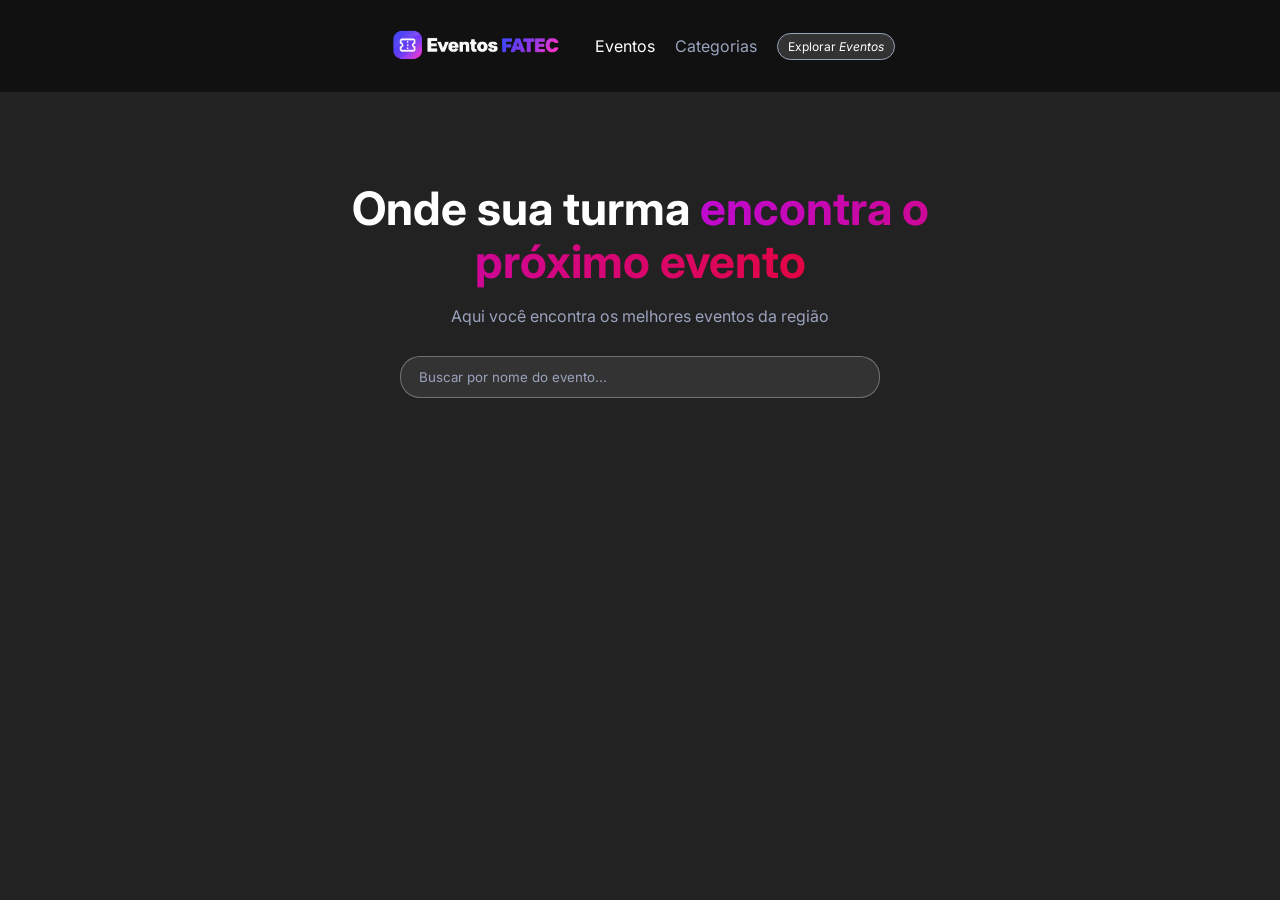
<file: REP GIT/index.html>
<!DOCTYPE html>
<html lang="pt-BR">

<head>
    <meta charset="UTF-8">
    <meta name="viewport" content="width=device-width, initial-scale=1.0">
    <title>Página de Eventos</title>
    <link rel="stylesheet" href="./assets/css/styles.css">

    <link rel="preconnect" href="https://fonts.googleapis.com">
    <link rel="preconnect" href="https://fonts.gstatic.com" crossorigin>
    <link
        href="https://fonts.googleapis.com/css2?family=Inter:ital,opsz,wght@0,14..32,100..900;1,14..32,100..900&display=swap"
        rel="stylesheet">
</head>

<body>
    <nav class="header-menu">
        <img class="logo" alt="logotipo eventos fatec" title="Logotipo eventos fatec"
            src="./assets/images/logotipo-eventos-fatec.png" />
        <ul class="navigation">
            <li class="item">
                <a class="link active" href="eventos.html">Eventos</a>
            </li>
            <li class="item">
                <a class="link" href="categorias.html">Categorias</a>
            </li>
            <li class="item">
                <button class="call-to-action">Explorar <i>Eventos</i></button>
            </li>
        </ul>
    </nav>

    <header class="hero">
        <h1 class="title">Onde sua turma <span class="highlight">encontra o próximo evento</span></h1>
        <p class="description">Aqui você encontra os melhores eventos da região</p>

        <input class="search" type="text" placeholder="Buscar por nome do evento..." />
    </header>
</body>

</html>
</file>
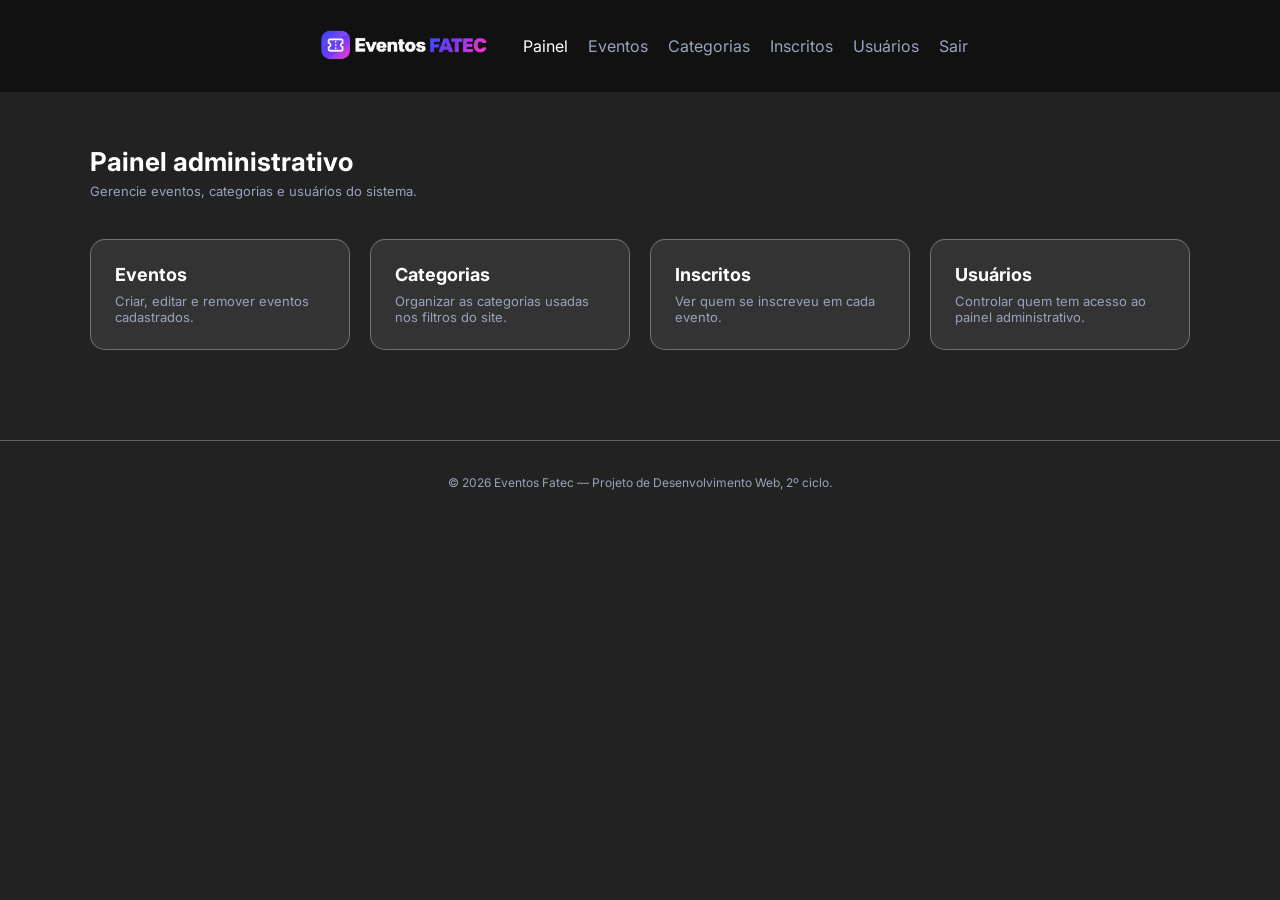
<file: REP GIT/admin/index.html>
<!DOCTYPE html>
<html lang="pt-BR">

<head>
    <meta charset="UTF-8">
    <meta name="viewport" content="width=device-width, initial-scale=1.0">
    <title>Painel Administrativo | Eventos FATEC</title>
    <link rel="stylesheet" href="../assets/css/styles.css">

    <link rel="preconnect" href="https://fonts.googleapis.com">
    <link rel="preconnect" href="https://fonts.gstatic.com" crossorigin>
    <link
        href="https://fonts.googleapis.com/css2?family=Inter:ital,opsz,wght@0,14..32,100..900;1,14..32,100..900&display=swap"
        rel="stylesheet">
</head>

<body>
    <nav class="header-menu">
        <img class="logo" alt="logotipo eventos fatec" title="Logotipo eventos fatec"
            src="../assets/images/logotipo-eventos-fatec.png" />
        <ul class="navigation">
            <li class="item">
                <a class="link active" href="index.html">Painel</a>
            </li>
            <li class="item">
                <a class="link" href="eventos.html">Eventos</a>
            </li>
            <li class="item">
                <a class="link" href="categorias.html">Categorias</a>
            </li>
            <li class="item">
                <a class="link" href="inscritos.html">Inscritos</a>
            </li>
            <li class="item">
                <a class="link" href="usuarios.html">Usuários</a>
            </li>
            <li class="item">
                <a class="link" href="login.html">Sair</a>
            </li>
        </ul>
    </nav>

    <main class="admin">
        <div class="admin-header">
            <div>
                <h1>Painel administrativo</h1>
                <p>Gerencie eventos, categorias e usuários do sistema.</p>
            </div>
        </div>

        <div class="admin-quicklinks">
            <a class="admin-quicklink" href="eventos.html">
                <strong>Eventos</strong>
                <span>Criar, editar e remover eventos cadastrados.</span>
            </a>
            <a class="admin-quicklink" href="categorias.html">
                <strong>Categorias</strong>
                <span>Organizar as categorias usadas nos filtros do site.</span>
            </a>
            <a class="admin-quicklink" href="inscritos.html">
                <strong>Inscritos</strong>
                <span>Ver quem se inscreveu em cada evento.</span>
            </a>
            <a class="admin-quicklink" href="usuarios.html">
                <strong>Usuários</strong>
                <span>Controlar quem tem acesso ao painel administrativo.</span>
            </a>
        </div>
    </main>

    <footer class="footer">
        <p>© 2026 Eventos Fatec — Projeto de Desenvolvimento Web, 2º ciclo.</p>
    </footer>

    <!-- <script src="https://cdn.jsdelivr.net/npm/@supabase/supabase-js@2"></script> -->
    <!-- <script src="./js/supabaseClient.js"></script> -->
</body>

</html>
</file>
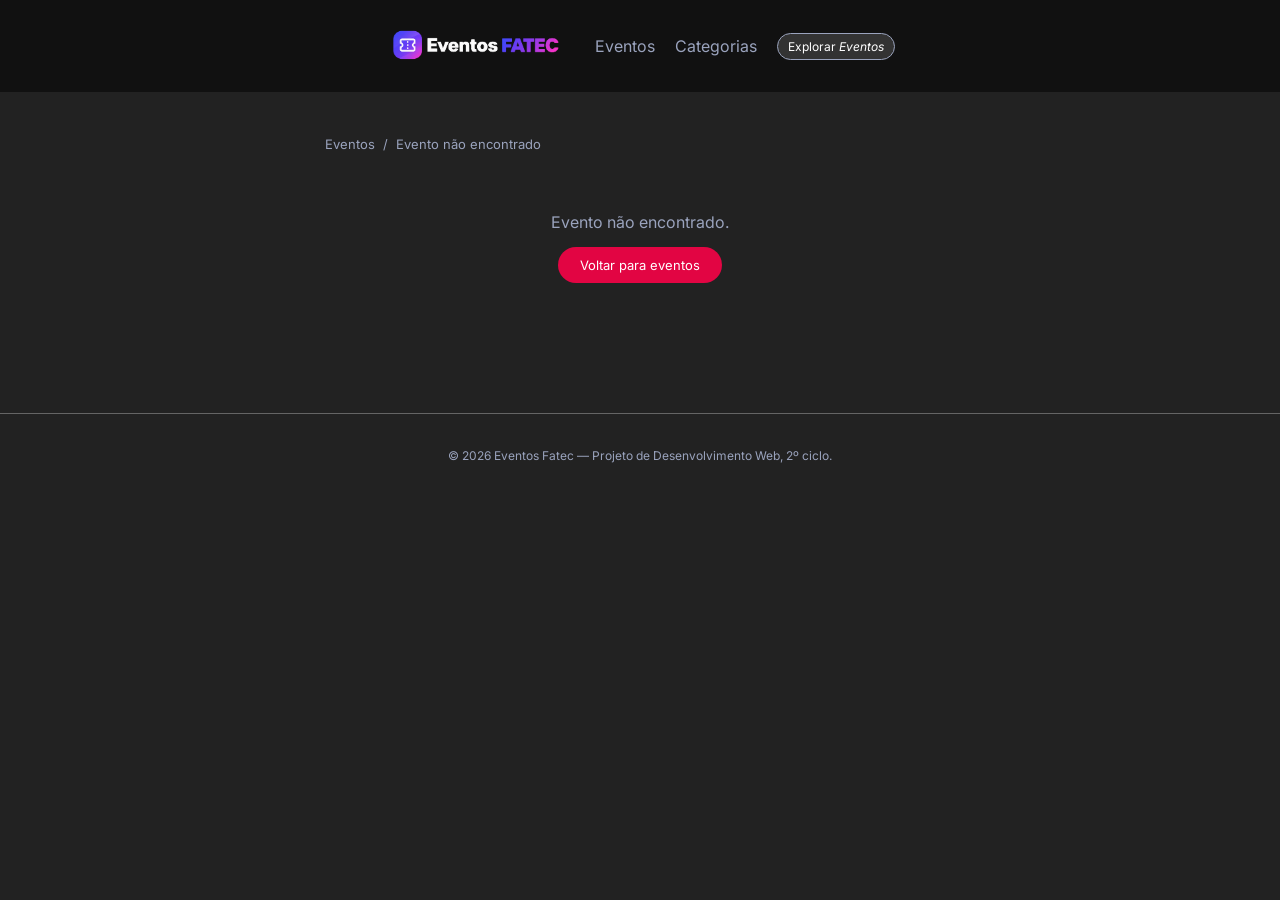
<file: REP GIT/evento.html>
<!DOCTYPE html>
<html lang="pt-BR">

<head>
    <meta charset="UTF-8">
    <meta name="viewport" content="width=device-width, initial-scale=1.0">
    <title>Detalhes do Evento | Página de Eventos</title>
    <link rel="stylesheet" href="./assets/css/styles.css">

    <link rel="preconnect" href="https://fonts.googleapis.com">
    <link rel="preconnect" href="https://fonts.gstatic.com" crossorigin>
    <link
        href="https://fonts.googleapis.com/css2?family=Inter:ital,opsz,wght@0,14..32,100..900;1,14..32,100..900&display=swap"
        rel="stylesheet">
</head>

<body>
    <nav class="header-menu">
        <img class="logo" alt="logotipo eventos fatec" title="Logotipo eventos fatec"
            src="./assets/images/logotipo-eventos-fatec.png" />
        <ul class="navigation">
            <li class="item">
                <a class="link" href="index.html">Eventos</a>
            </li>
            <li class="item">
                <a class="link" href="index.html#categorias">Categorias</a>
            </li>
            <li class="item">
                <button class="call-to-action">Explorar <i>Eventos</i></button>
            </li>
        </ul>
    </nav>

    <main class="detail">
        <nav class="breadcrumb">
            <a href="index.html">Eventos</a>
            <span>/</span>
            <span id="breadcrumb-titulo">Carregando...</span>
        </nav>

        <div id="detalhe-skeleton" class="detail-skeleton"></div>

        <div id="detalhe-conteudo" class="detail-content" hidden></div>

        <div id="detalhe-nao-encontrado" class="empty-state" hidden>
            <p>Evento não encontrado.</p>
            <a class="btn-cta" href="index.html">Voltar para eventos</a>
        </div>
    </main>

    <footer class="footer">
        <p>© 2026 Eventos Fatec — Projeto de Desenvolvimento Web, 2º ciclo.</p>
    </footer>

    <script src="./js/api.js"></script>
    <script src="./js/detalhe.js"></script>
</body>

</html>
</file>
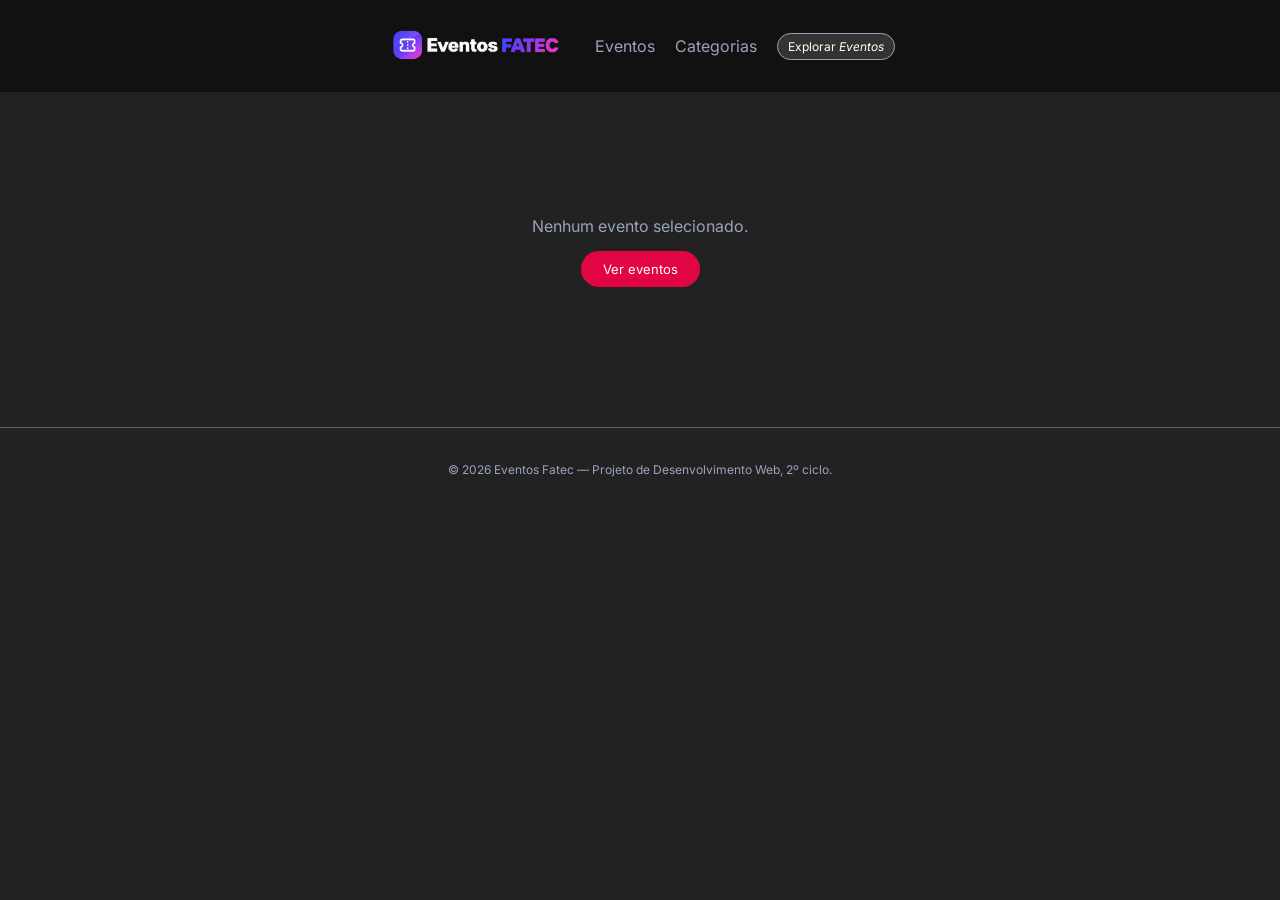
<file: REP GIT/inscricao.html>
<!DOCTYPE html>
<html lang="pt-BR">

<head>
    <meta charset="UTF-8">
    <meta name="viewport" content="width=device-width, initial-scale=1.0">
    <title>Inscrição | Página de Eventos</title>
    <link rel="stylesheet" href="./assets/css/styles.css">

    <link rel="preconnect" href="https://fonts.googleapis.com">
    <link rel="preconnect" href="https://fonts.gstatic.com" crossorigin>
    <link
        href="https://fonts.googleapis.com/css2?family=Inter:ital,opsz,wght@0,14..32,100..900;1,14..32,100..900&display=swap"
        rel="stylesheet">
</head>

<body>
    <nav class="header-menu">
        <img class="logo" alt="logotipo eventos fatec" title="Logotipo eventos fatec"
            src="./assets/images/logotipo-eventos-fatec.png" />
        <ul class="navigation">
            <li class="item">
                <a class="link" href="index.html">Eventos</a>
            </li>
            <li class="item">
                <a class="link" href="index.html#categorias">Categorias</a>
            </li>
            <li class="item">
                <button class="call-to-action">Explorar <i>Eventos</i></button>
            </li>
        </ul>
    </nav>

    <main class="subscription">
        <div id="inscricao-vazio" class="empty-state" hidden>
            <p>Nenhum evento selecionado.</p>
            <a class="btn-cta" href="index.html">Ver eventos</a>
        </div>

        <div id="inscricao-conteudo" class="subscription-content" hidden>
            <section class="subscription-summary" id="resumo-evento"></section>

            <form class="subscription-form" id="form-inscricao" novalidate>
                <div class="form-field">
                    <label for="campo-nome">Nome completo</label>
                    <input type="text" id="campo-nome" name="nome" placeholder="Digite seu nome" />
                    <span class="form-error" id="erro-nome" hidden></span>
                </div>

                <div class="form-field">
                    <label for="campo-email">E-mail</label>
                    <input type="email" id="campo-email" name="email" placeholder="Digite seu e-mail" />
                    <span class="form-error" id="erro-email" hidden></span>
                </div>

                <button type="submit" class="call-to-action">Confirmar inscrição</button>
            </form>
        </div>

        <div id="inscricao-confirmada" class="subscription-confirmation" hidden>
            <h1 class="title">Inscrição confirmada!</h1>
            <p>Guarde seu código de confirmação: <strong id="codigo-confirmacao"></strong></p>
            <a class="btn-cta" id="link-voltar-evento" href="index.html">Voltar para o evento</a>
        </div>
    </main>

    <footer class="footer">
        <p>© 2026 Eventos Fatec — Projeto de Desenvolvimento Web, 2º ciclo.</p>
    </footer>

    <script src="./js/api.js"></script>
    <script src="./js/inscricao.js"></script>
</body>

</html>
</file>
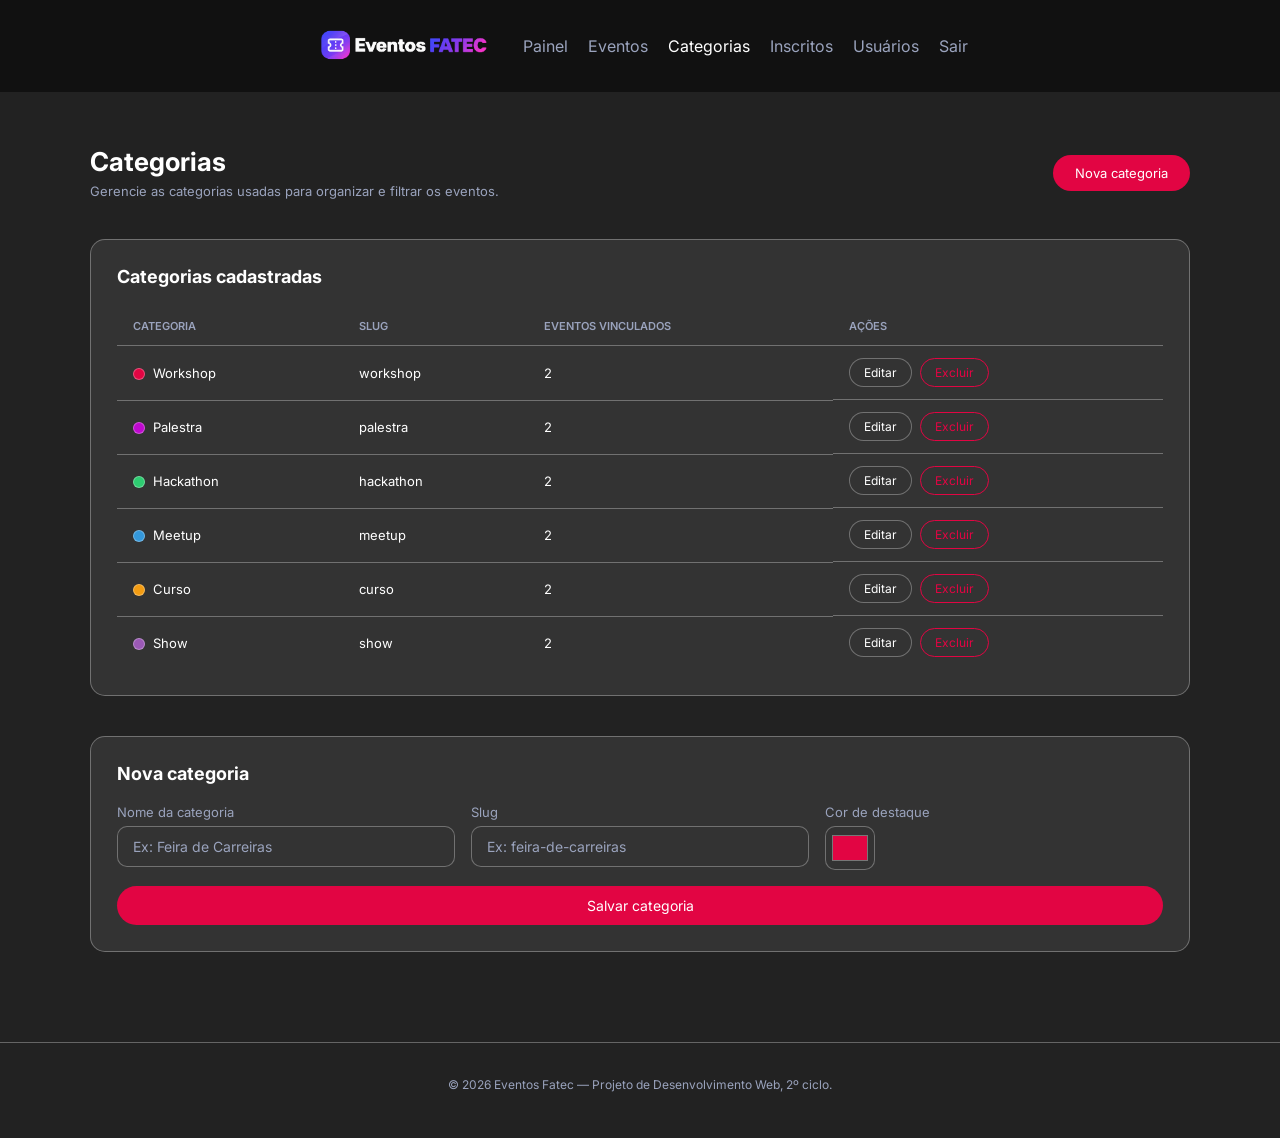
<file: REP GIT/admin/categorias.html>
<!DOCTYPE html>
<html lang="pt-BR">

<head>
    <meta charset="UTF-8">
    <meta name="viewport" content="width=device-width, initial-scale=1.0">
    <title>Categorias | Painel Administrativo</title>
    <link rel="stylesheet" href="../assets/css/styles.css">

    <link rel="preconnect" href="https://fonts.googleapis.com">
    <link rel="preconnect" href="https://fonts.gstatic.com" crossorigin>
    <link
        href="https://fonts.googleapis.com/css2?family=Inter:ital,opsz,wght@0,14..32,100..900;1,14..32,100..900&display=swap"
        rel="stylesheet">
</head>

<body>
    <nav class="header-menu">
        <img class="logo" alt="logotipo eventos fatec" title="Logotipo eventos fatec"
            src="../assets/images/logotipo-eventos-fatec.png" />
        <ul class="navigation">
            <li class="item">
                <a class="link" href="index.html">Painel</a>
            </li>
            <li class="item">
                <a class="link" href="eventos.html">Eventos</a>
            </li>
            <li class="item">
                <a class="link active" href="categorias.html">Categorias</a>
            </li>
            <li class="item">
                <a class="link" href="inscritos.html">Inscritos</a>
            </li>
            <li class="item">
                <a class="link" href="usuarios.html">Usuários</a>
            </li>
            <li class="item">
                <a class="link" href="login.html">Sair</a>
            </li>
        </ul>
    </nav>

    <main class="admin">
        <div class="admin-header">
            <div>
                <h1>Categorias</h1>
                <p>Gerencie as categorias usadas para organizar e filtrar os eventos.</p>
            </div>
            <a class="btn-cta" href="#form-categoria">Nova categoria</a>
        </div>

        <section class="admin-panel">
            <h2>Categorias cadastradas</h2>

            <div class="admin-table-wrap">
                <table class="admin-table">
                    <thead>
                        <tr>
                            <th>Categoria</th>
                            <th>Slug</th>
                            <th>Eventos vinculados</th>
                            <th>Ações</th>
                        </tr>
                    </thead>
                    <tbody>
                        <tr>
                            <td><span class="color-dot" style="background-color:#e20543"></span>Workshop</td>
                            <td>workshop</td>
                            <td>2</td>
                            <td class="actions">
                                <button type="button" class="btn-sm btn-edit">Editar</button>
                                <button type="button" class="btn-sm btn-delete">Excluir</button>
                            </td>
                        </tr>
                        <tr>
                            <td><span class="color-dot" style="background-color:#bf09cf"></span>Palestra</td>
                            <td>palestra</td>
                            <td>2</td>
                            <td class="actions">
                                <button type="button" class="btn-sm btn-edit">Editar</button>
                                <button type="button" class="btn-sm btn-delete">Excluir</button>
                            </td>
                        </tr>
                        <tr>
                            <td><span class="color-dot" style="background-color:#2ecc71"></span>Hackathon</td>
                            <td>hackathon</td>
                            <td>2</td>
                            <td class="actions">
                                <button type="button" class="btn-sm btn-edit">Editar</button>
                                <button type="button" class="btn-sm btn-delete">Excluir</button>
                            </td>
                        </tr>
                        <tr>
                            <td><span class="color-dot" style="background-color:#3498db"></span>Meetup</td>
                            <td>meetup</td>
                            <td>2</td>
                            <td class="actions">
                                <button type="button" class="btn-sm btn-edit">Editar</button>
                                <button type="button" class="btn-sm btn-delete">Excluir</button>
                            </td>
                        </tr>
                        <tr>
                            <td><span class="color-dot" style="background-color:#f39c12"></span>Curso</td>
                            <td>curso</td>
                            <td>2</td>
                            <td class="actions">
                                <button type="button" class="btn-sm btn-edit">Editar</button>
                                <button type="button" class="btn-sm btn-delete">Excluir</button>
                            </td>
                        </tr>
                        <tr>
                            <td><span class="color-dot" style="background-color:#9b59b6"></span>Show</td>
                            <td>show</td>
                            <td>2</td>
                            <td class="actions">
                                <button type="button" class="btn-sm btn-edit">Editar</button>
                                <button type="button" class="btn-sm btn-delete">Excluir</button>
                            </td>
                        </tr>
                    </tbody>
                </table>
            </div>
        </section>

        <section class="admin-panel" id="form-categoria">
            <h2>Nova categoria</h2>

            <form class="admin-form" data-supabase-table="categorias" novalidate>
                <div class="form-row">
                    <div class="form-field">
                        <label for="campo-nome-categoria">Nome da categoria</label>
                        <input type="text" id="campo-nome-categoria" name="nome" placeholder="Ex: Feira de Carreiras" />
                    </div>

                    <div class="form-field">
                        <label for="campo-slug-categoria">Slug</label>
                        <input type="text" id="campo-slug-categoria" name="slug" placeholder="Ex: feira-de-carreiras" />
                    </div>

                    <div class="form-field">
                        <label for="campo-cor-categoria">Cor de destaque</label>
                        <input type="color" id="campo-cor-categoria" name="cor" value="#e20543" />
                    </div>
                </div>

                <button type="submit" class="call-to-action">Salvar categoria</button>
            </form>
        </section>
    </main>

    <footer class="footer">
        <p>© 2026 Eventos Fatec — Projeto de Desenvolvimento Web, 2º ciclo.</p>
    </footer>

    <!-- <script src="https://cdn.jsdelivr.net/npm/@supabase/supabase-js@2"></script> -->
    <!-- <script src="./js/supabaseClient.js"></script> -->
    <!-- <script src="./js/categorias.js"></script> -->
</body>

</html>
</file>
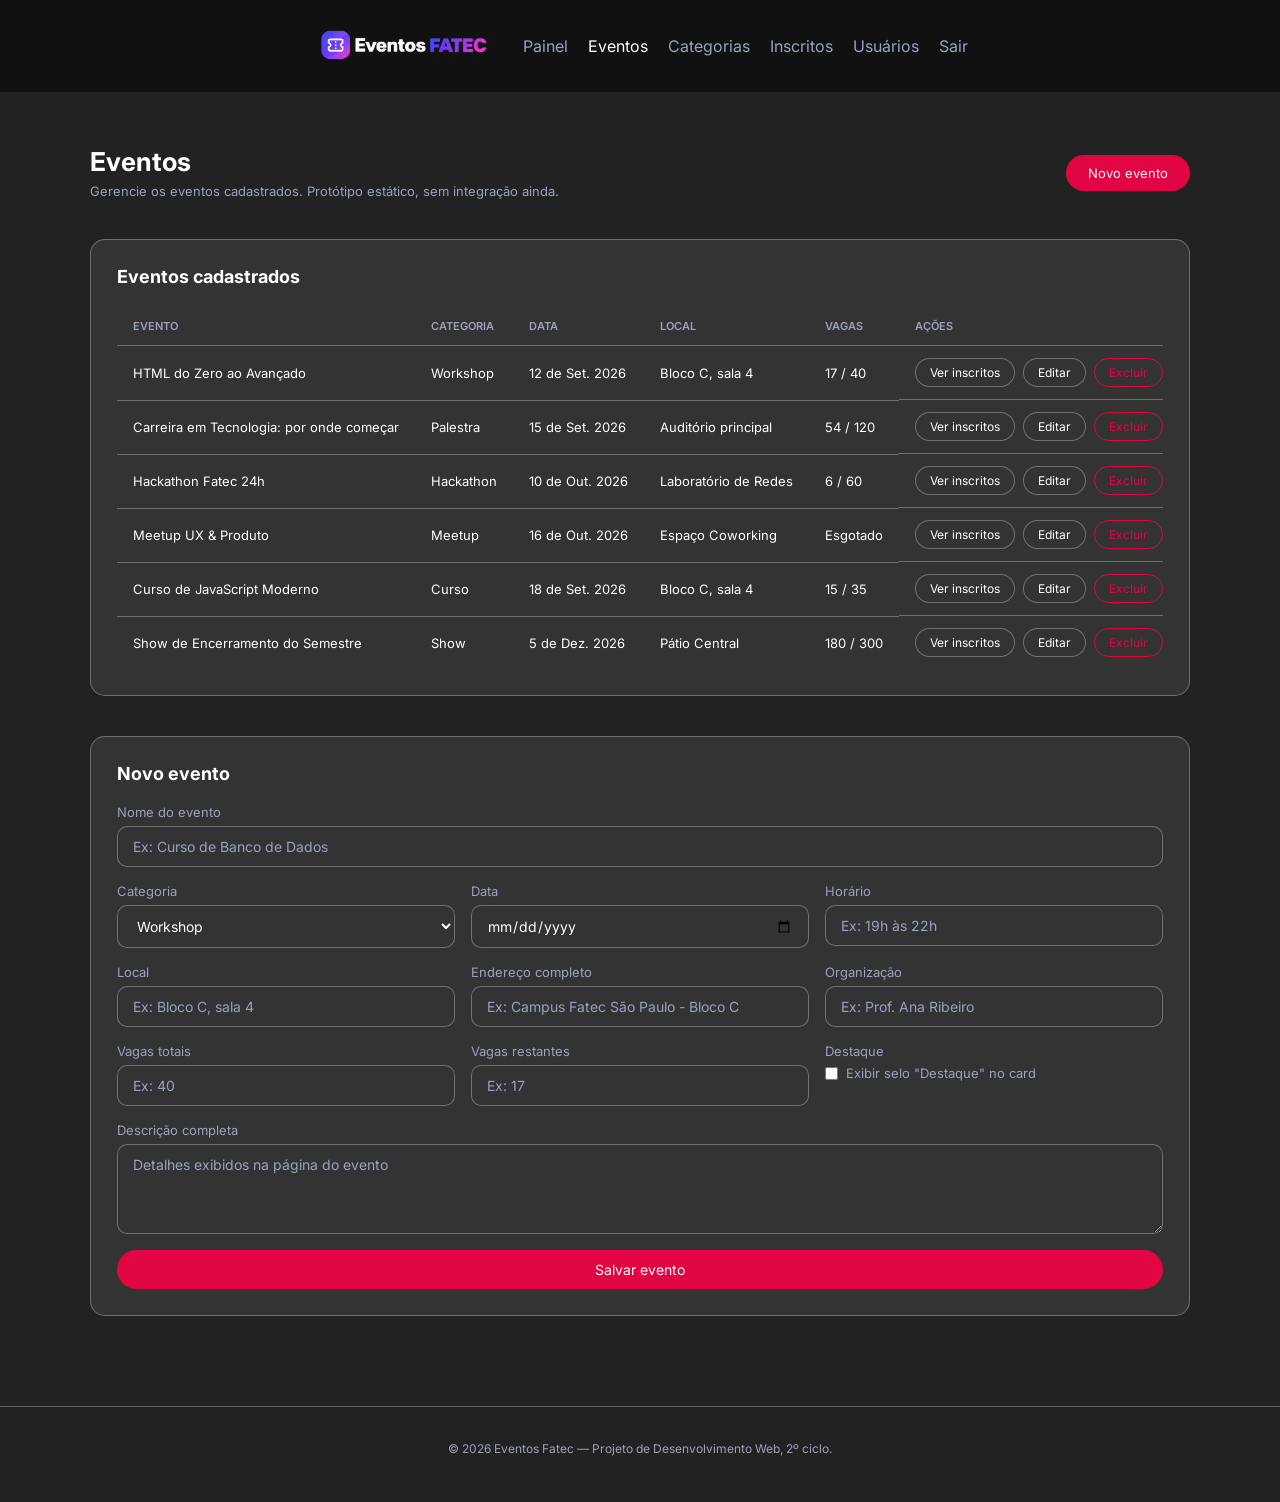
<file: REP GIT/admin/eventos.html>
<!DOCTYPE html>
<html lang="pt-BR">

<head>
    <meta charset="UTF-8">
    <meta name="viewport" content="width=device-width, initial-scale=1.0">
    <title>Eventos | Painel Administrativo</title>
    <link rel="stylesheet" href="../assets/css/styles.css">

    <link rel="preconnect" href="https://fonts.googleapis.com">
    <link rel="preconnect" href="https://fonts.gstatic.com" crossorigin>
    <link
        href="https://fonts.googleapis.com/css2?family=Inter:ital,opsz,wght@0,14..32,100..900;1,14..32,100..900&display=swap"
        rel="stylesheet">
</head>

<body>
    <nav class="header-menu">
        <img class="logo" alt="logotipo eventos fatec" title="Logotipo eventos fatec"
            src="../assets/images/logotipo-eventos-fatec.png" />
        <ul class="navigation">
            <li class="item">
                <a class="link" href="index.html">Painel</a>
            </li>
            <li class="item">
                <a class="link active" href="eventos.html">Eventos</a>
            </li>
            <li class="item">
                <a class="link" href="categorias.html">Categorias</a>
            </li>
            <li class="item">
                <a class="link" href="inscritos.html">Inscritos</a>
            </li>
            <li class="item">
                <a class="link" href="usuarios.html">Usuários</a>
            </li>
            <li class="item">
                <a class="link" href="login.html">Sair</a>
            </li>
        </ul>
    </nav>

    <main class="admin">
        <div class="admin-header">
            <div>
                <h1>Eventos</h1>
                <p>Gerencie os eventos cadastrados. Protótipo estático, sem integração ainda.</p>
            </div>
            <a class="btn-cta" href="#form-evento">Novo evento</a>
        </div>

        <section class="admin-panel">
            <h2>Eventos cadastrados</h2>

            <div class="admin-table-wrap">
                <table class="admin-table">
                    <thead>
                        <tr>
                            <th>Evento</th>
                            <th>Categoria</th>
                            <th>Data</th>
                            <th>Local</th>
                            <th>Vagas</th>
                            <th>Ações</th>
                        </tr>
                    </thead>
                    <tbody>
                        <tr>
                            <td>HTML do Zero ao Avançado</td>
                            <td>Workshop</td>
                            <td>12 de Set. 2026</td>
                            <td>Bloco C, sala 4</td>
                            <td>17 / 40</td>
                            <td class="actions">
                                <a class="btn-sm btn-edit" href="inscritos.html?evento=workshop-1">Ver inscritos</a>
                                <button type="button" class="btn-sm btn-edit">Editar</button>
                                <button type="button" class="btn-sm btn-delete">Excluir</button>
                            </td>
                        </tr>
                        <tr>
                            <td>Carreira em Tecnologia: por onde começar</td>
                            <td>Palestra</td>
                            <td>15 de Set. 2026</td>
                            <td>Auditório principal</td>
                            <td>54 / 120</td>
                            <td class="actions">
                                <a class="btn-sm btn-edit" href="inscritos.html?evento=palestra-1">Ver inscritos</a>
                                <button type="button" class="btn-sm btn-edit">Editar</button>
                                <button type="button" class="btn-sm btn-delete">Excluir</button>
                            </td>
                        </tr>
                        <tr>
                            <td>Hackathon Fatec 24h</td>
                            <td>Hackathon</td>
                            <td>10 de Out. 2026</td>
                            <td>Laboratório de Redes</td>
                            <td>6 / 60</td>
                            <td class="actions">
                                <a class="btn-sm btn-edit" href="inscritos.html?evento=hackathon-1">Ver inscritos</a>
                                <button type="button" class="btn-sm btn-edit">Editar</button>
                                <button type="button" class="btn-sm btn-delete">Excluir</button>
                            </td>
                        </tr>
                        <tr>
                            <td>Meetup UX &amp; Produto</td>
                            <td>Meetup</td>
                            <td>16 de Out. 2026</td>
                            <td>Espaço Coworking</td>
                            <td>Esgotado</td>
                            <td class="actions">
                                <a class="btn-sm btn-edit" href="inscritos.html?evento=meetup-2">Ver inscritos</a>
                                <button type="button" class="btn-sm btn-edit">Editar</button>
                                <button type="button" class="btn-sm btn-delete">Excluir</button>
                            </td>
                        </tr>
                        <tr>
                            <td>Curso de JavaScript Moderno</td>
                            <td>Curso</td>
                            <td>18 de Set. 2026</td>
                            <td>Bloco C, sala 4</td>
                            <td>15 / 35</td>
                            <td class="actions">
                                <a class="btn-sm btn-edit" href="inscritos.html?evento=curso-1">Ver inscritos</a>
                                <button type="button" class="btn-sm btn-edit">Editar</button>
                                <button type="button" class="btn-sm btn-delete">Excluir</button>
                            </td>
                        </tr>
                        <tr>
                            <td>Show de Encerramento do Semestre</td>
                            <td>Show</td>
                            <td>5 de Dez. 2026</td>
                            <td>Pátio Central</td>
                            <td>180 / 300</td>
                            <td class="actions">
                                <a class="btn-sm btn-edit" href="inscritos.html?evento=show-1">Ver inscritos</a>
                                <button type="button" class="btn-sm btn-edit">Editar</button>
                                <button type="button" class="btn-sm btn-delete">Excluir</button>
                            </td>
                        </tr>
                    </tbody>
                </table>
            </div>
        </section>

        <section class="admin-panel" id="form-evento">
            <h2>Novo evento</h2>

            <form class="admin-form" data-supabase-table="eventos" novalidate>
                <div class="form-field">
                    <label for="campo-titulo">Nome do evento</label>
                    <input type="text" id="campo-titulo" name="titulo" placeholder="Ex: Curso de Banco de Dados" />
                </div>

                <div class="form-row">
                    <div class="form-field">
                        <label for="campo-categoria">Categoria</label>
                        <select id="campo-categoria" name="categoria">
                            <option value="Workshop">Workshop</option>
                            <option value="Palestra">Palestra</option>
                            <option value="Hackathon">Hackathon</option>
                            <option value="Meetup">Meetup</option>
                            <option value="Curso">Curso</option>
                            <option value="Show">Show</option>
                        </select>
                    </div>

                    <div class="form-field">
                        <label for="campo-data">Data</label>
                        <input type="date" id="campo-data" name="data" />
                    </div>

                    <div class="form-field">
                        <label for="campo-horario">Horário</label>
                        <input type="text" id="campo-horario" name="horario" placeholder="Ex: 19h às 22h" />
                    </div>
                </div>

                <div class="form-row">
                    <div class="form-field">
                        <label for="campo-local">Local</label>
                        <input type="text" id="campo-local" name="local" placeholder="Ex: Bloco C, sala 4" />
                    </div>

                    <div class="form-field">
                        <label for="campo-endereco">Endereço completo</label>
                        <input type="text" id="campo-endereco" name="endereco"
                            placeholder="Ex: Campus Fatec São Paulo - Bloco C" />
                    </div>

                    <div class="form-field">
                        <label for="campo-organizador">Organização</label>
                        <input type="text" id="campo-organizador" name="organizador" placeholder="Ex: Prof. Ana Ribeiro" />
                    </div>
                </div>

                <div class="form-row">
                    <div class="form-field">
                        <label for="campo-vagas-totais">Vagas totais</label>
                        <input type="number" id="campo-vagas-totais" name="vagas_totais" min="0" placeholder="Ex: 40" />
                    </div>

                    <div class="form-field">
                        <label for="campo-vagas-restantes">Vagas restantes</label>
                        <input type="number" id="campo-vagas-restantes" name="vagas_restantes" min="0"
                            placeholder="Ex: 17" />
                    </div>

                    <div class="form-field">
                        <label for="campo-destaque">Destaque</label>
                        <div class="checkbox-field">
                            <input type="checkbox" id="campo-destaque" name="destaque" />
                            <label for="campo-destaque">Exibir selo "Destaque" no card</label>
                        </div>
                    </div>
                </div>

                <div class="form-field">
                    <label for="campo-descricao">Descrição completa</label>
                    <textarea id="campo-descricao" name="descricao"
                        placeholder="Detalhes exibidos na página do evento"></textarea>
                </div>

                <button type="submit" class="call-to-action">Salvar evento</button>
            </form>
        </section>
    </main>

    <footer class="footer">
        <p>© 2026 Eventos Fatec — Projeto de Desenvolvimento Web, 2º ciclo.</p>
    </footer>

    <!-- <script src="https://cdn.jsdelivr.net/npm/@supabase/supabase-js@2"></script> -->
    <!-- <script src="./js/supabaseClient.js"></script> -->
    <!-- <script src="./js/eventos.js"></script> -->
</body>

</html>
</file>
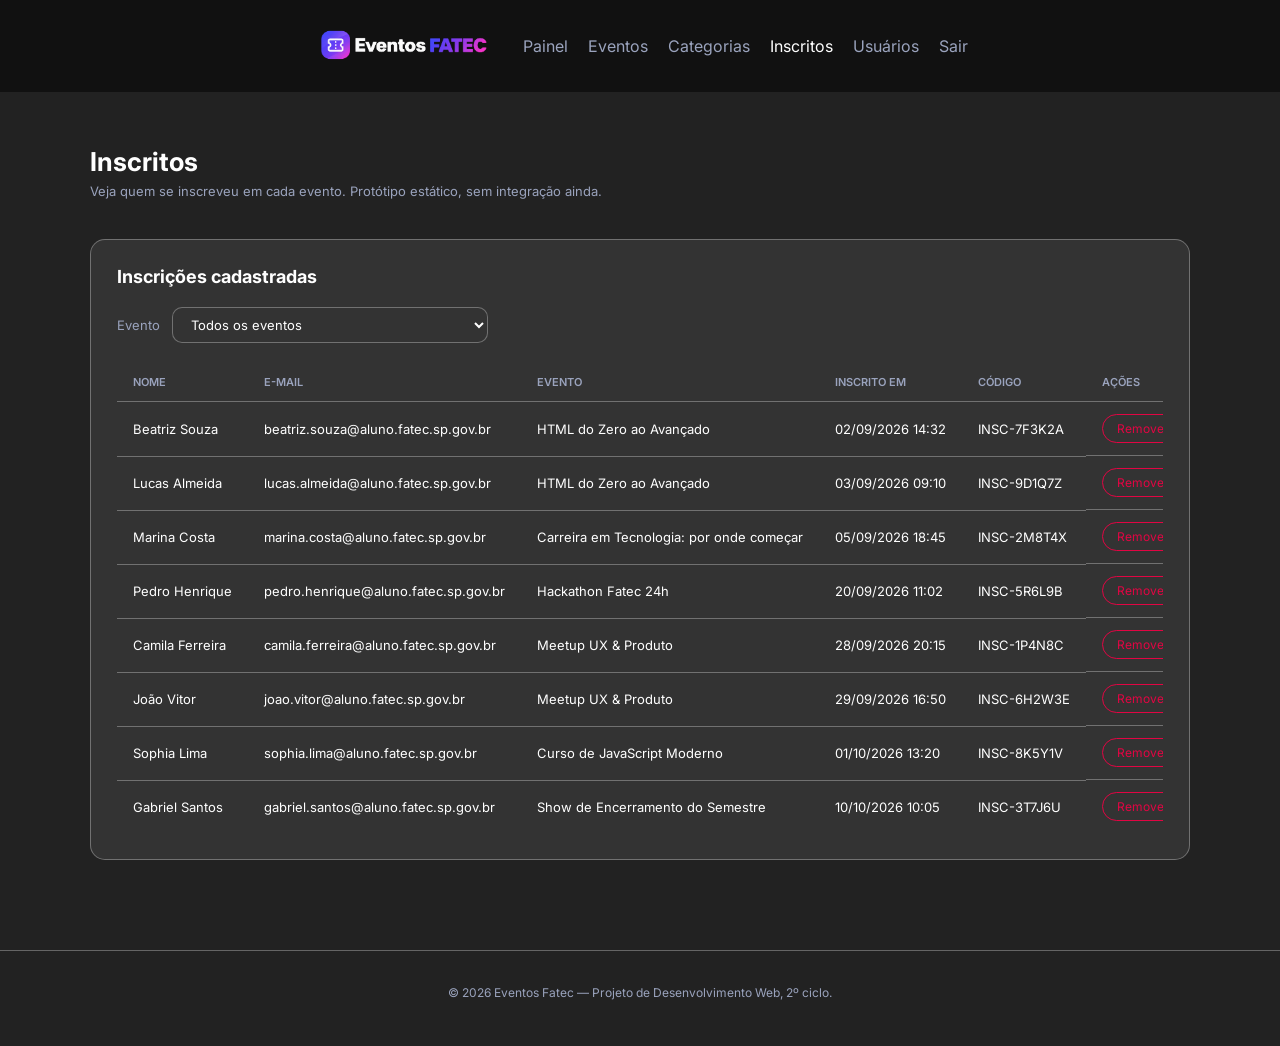
<file: REP GIT/admin/inscritos.html>
<!DOCTYPE html>
<html lang="pt-BR">

<head>
    <meta charset="UTF-8">
    <meta name="viewport" content="width=device-width, initial-scale=1.0">
    <title>Inscritos | Painel Administrativo</title>
    <link rel="stylesheet" href="../assets/css/styles.css">

    <link rel="preconnect" href="https://fonts.googleapis.com">
    <link rel="preconnect" href="https://fonts.gstatic.com" crossorigin>
    <link
        href="https://fonts.googleapis.com/css2?family=Inter:ital,opsz,wght@0,14..32,100..900;1,14..32,100..900&display=swap"
        rel="stylesheet">
</head>

<body>
    <nav class="header-menu">
        <img class="logo" alt="logotipo eventos fatec" title="Logotipo eventos fatec"
            src="../assets/images/logotipo-eventos-fatec.png" />
        <ul class="navigation">
            <li class="item">
                <a class="link" href="index.html">Painel</a>
            </li>
            <li class="item">
                <a class="link" href="eventos.html">Eventos</a>
            </li>
            <li class="item">
                <a class="link" href="categorias.html">Categorias</a>
            </li>
            <li class="item">
                <a class="link active" href="inscritos.html">Inscritos</a>
            </li>
            <li class="item">
                <a class="link" href="usuarios.html">Usuários</a>
            </li>
            <li class="item">
                <a class="link" href="login.html">Sair</a>
            </li>
        </ul>
    </nav>

    <main class="admin">
        <div class="admin-header">
            <div>
                <h1>Inscritos</h1>
                <p>Veja quem se inscreveu em cada evento. Protótipo estático, sem integração ainda.</p>
            </div>
        </div>

        <section class="admin-panel">
            <h2>Inscrições cadastradas</h2>

            <div class="admin-filter">
                <label for="filtro-evento">Evento</label>
                <select id="filtro-evento">
                    <option value="">Todos os eventos</option>
                    <option value="workshop-1">HTML do Zero ao Avançado</option>
                    <option value="palestra-1">Carreira em Tecnologia: por onde começar</option>
                    <option value="hackathon-1">Hackathon Fatec 24h</option>
                    <option value="meetup-2">Meetup UX &amp; Produto</option>
                    <option value="curso-1">Curso de JavaScript Moderno</option>
                    <option value="show-1">Show de Encerramento do Semestre</option>
                </select>
            </div>

            <div class="admin-table-wrap">
                <table class="admin-table" data-supabase-table="inscricoes">
                    <thead>
                        <tr>
                            <th>Nome</th>
                            <th>E-mail</th>
                            <th>Evento</th>
                            <th>Inscrito em</th>
                            <th>Código</th>
                            <th>Ações</th>
                        </tr>
                    </thead>
                    <tbody>
                        <tr data-evento="workshop-1">
                            <td>Beatriz Souza</td>
                            <td>beatriz.souza@aluno.fatec.sp.gov.br</td>
                            <td>HTML do Zero ao Avançado</td>
                            <td>02/09/2026 14:32</td>
                            <td>INSC-7F3K2A</td>
                            <td class="actions">
                                <button type="button" class="btn-sm btn-delete">Remover</button>
                            </td>
                        </tr>
                        <tr data-evento="workshop-1">
                            <td>Lucas Almeida</td>
                            <td>lucas.almeida@aluno.fatec.sp.gov.br</td>
                            <td>HTML do Zero ao Avançado</td>
                            <td>03/09/2026 09:10</td>
                            <td>INSC-9D1Q7Z</td>
                            <td class="actions">
                                <button type="button" class="btn-sm btn-delete">Remover</button>
                            </td>
                        </tr>
                        <tr data-evento="palestra-1">
                            <td>Marina Costa</td>
                            <td>marina.costa@aluno.fatec.sp.gov.br</td>
                            <td>Carreira em Tecnologia: por onde começar</td>
                            <td>05/09/2026 18:45</td>
                            <td>INSC-2M8T4X</td>
                            <td class="actions">
                                <button type="button" class="btn-sm btn-delete">Remover</button>
                            </td>
                        </tr>
                        <tr data-evento="hackathon-1">
                            <td>Pedro Henrique</td>
                            <td>pedro.henrique@aluno.fatec.sp.gov.br</td>
                            <td>Hackathon Fatec 24h</td>
                            <td>20/09/2026 11:02</td>
                            <td>INSC-5R6L9B</td>
                            <td class="actions">
                                <button type="button" class="btn-sm btn-delete">Remover</button>
                            </td>
                        </tr>
                        <tr data-evento="meetup-2">
                            <td>Camila Ferreira</td>
                            <td>camila.ferreira@aluno.fatec.sp.gov.br</td>
                            <td>Meetup UX &amp; Produto</td>
                            <td>28/09/2026 20:15</td>
                            <td>INSC-1P4N8C</td>
                            <td class="actions">
                                <button type="button" class="btn-sm btn-delete">Remover</button>
                            </td>
                        </tr>
                        <tr data-evento="meetup-2">
                            <td>João Vitor</td>
                            <td>joao.vitor@aluno.fatec.sp.gov.br</td>
                            <td>Meetup UX &amp; Produto</td>
                            <td>29/09/2026 16:50</td>
                            <td>INSC-6H2W3E</td>
                            <td class="actions">
                                <button type="button" class="btn-sm btn-delete">Remover</button>
                            </td>
                        </tr>
                        <tr data-evento="curso-1">
                            <td>Sophia Lima</td>
                            <td>sophia.lima@aluno.fatec.sp.gov.br</td>
                            <td>Curso de JavaScript Moderno</td>
                            <td>01/10/2026 13:20</td>
                            <td>INSC-8K5Y1V</td>
                            <td class="actions">
                                <button type="button" class="btn-sm btn-delete">Remover</button>
                            </td>
                        </tr>
                        <tr data-evento="show-1">
                            <td>Gabriel Santos</td>
                            <td>gabriel.santos@aluno.fatec.sp.gov.br</td>
                            <td>Show de Encerramento do Semestre</td>
                            <td>10/10/2026 10:05</td>
                            <td>INSC-3T7J6U</td>
                            <td class="actions">
                                <button type="button" class="btn-sm btn-delete">Remover</button>
                            </td>
                        </tr>
                    </tbody>
                </table>
            </div>
        </section>
    </main>

    <footer class="footer">
        <p>© 2026 Eventos Fatec — Projeto de Desenvolvimento Web, 2º ciclo.</p>
    </footer>

    <!-- <script src="https://cdn.jsdelivr.net/npm/@supabase/supabase-js@2"></script> -->
    <!-- <script src="./js/supabaseClient.js"></script> -->
    <!-- <script src="./js/inscritos.js"></script> -->
</body>

</html>
</file>
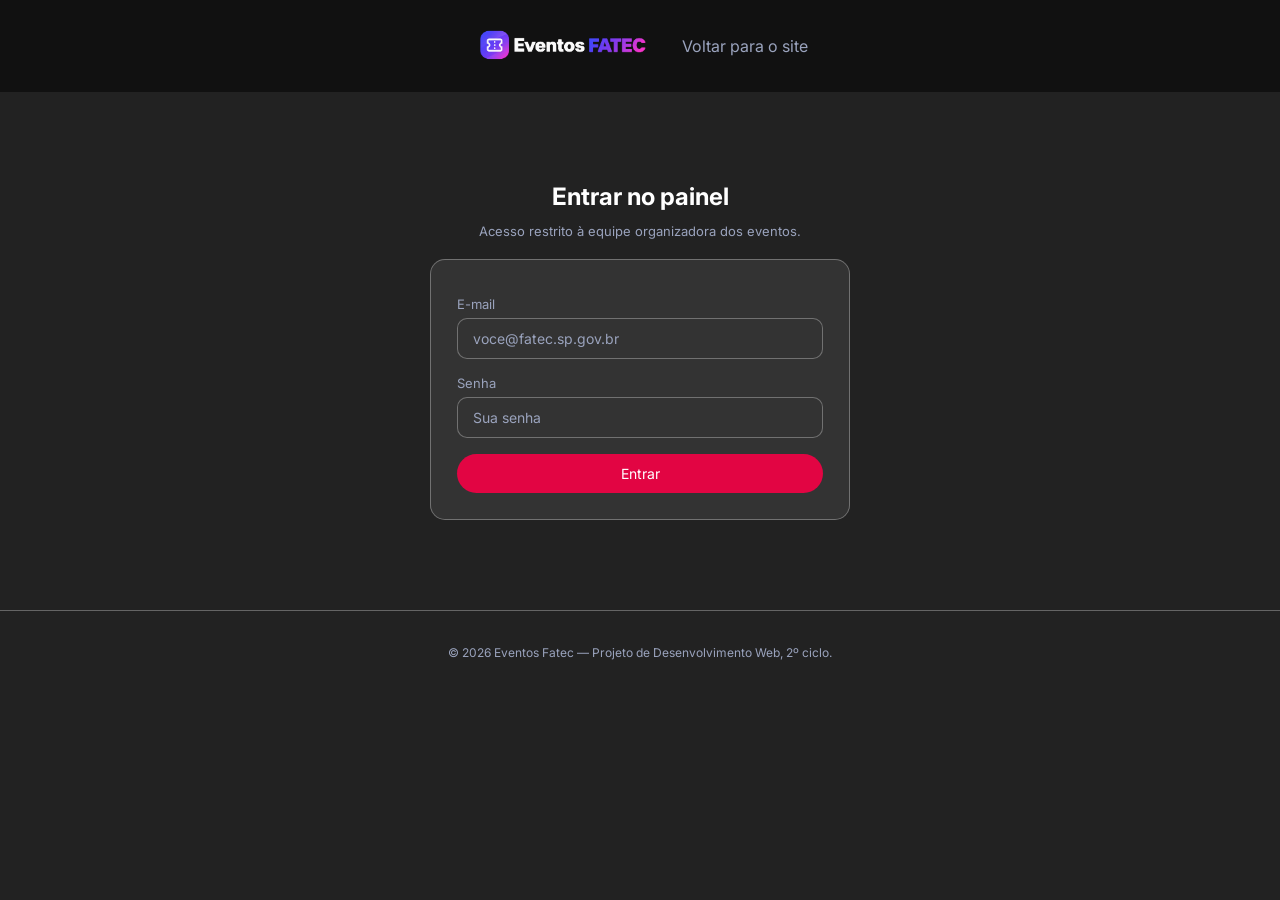
<file: REP GIT/admin/login.html>
<!DOCTYPE html>
<html lang="pt-BR">

<head>
    <meta charset="UTF-8">
    <meta name="viewport" content="width=device-width, initial-scale=1.0">
    <title>Entrar | Painel Administrativo</title>
    <link rel="stylesheet" href="../assets/css/styles.css">

    <link rel="preconnect" href="https://fonts.googleapis.com">
    <link rel="preconnect" href="https://fonts.gstatic.com" crossorigin>
    <link
        href="https://fonts.googleapis.com/css2?family=Inter:ital,opsz,wght@0,14..32,100..900;1,14..32,100..900&display=swap"
        rel="stylesheet">
</head>

<body>
    <nav class="header-menu">
        <img class="logo" alt="logotipo eventos fatec" title="Logotipo eventos fatec"
            src="../assets/images/logotipo-eventos-fatec.png" />
        <ul class="navigation">
            <li class="item">
                <a class="link" href="../index.html">Voltar para o site</a>
            </li>
        </ul>
    </nav>

    <main class="login">
        <h1>Entrar no painel</h1>
        <p>Acesso restrito à equipe organizadora dos eventos.</p>

        <div class="admin-panel">
            <form class="admin-form" id="form-login" data-supabase-auth="signInWithPassword" novalidate>
                <div class="form-field">
                    <label for="campo-email">E-mail</label>
                    <input type="email" id="campo-email" name="email" placeholder="voce@fatec.sp.gov.br"
                        autocomplete="username" />
                </div>

                <div class="form-field">
                    <label for="campo-senha">Senha</label>
                    <input type="password" id="campo-senha" name="senha" placeholder="Sua senha"
                        autocomplete="current-password" />
                </div>

                <button type="submit" class="call-to-action">Entrar</button>
            </form>
        </div>
    </main>

    <footer class="footer">
        <p>© 2026 Eventos Fatec — Projeto de Desenvolvimento Web, 2º ciclo.</p>
    </footer>

    <!-- <script src="https://cdn.jsdelivr.net/npm/@supabase/supabase-js@2"></script> -->
    <!-- <script src="./js/supabaseClient.js"></script> -->
    <!-- <script src="./js/auth.js"></script> -->
</body>

</html>
</file>
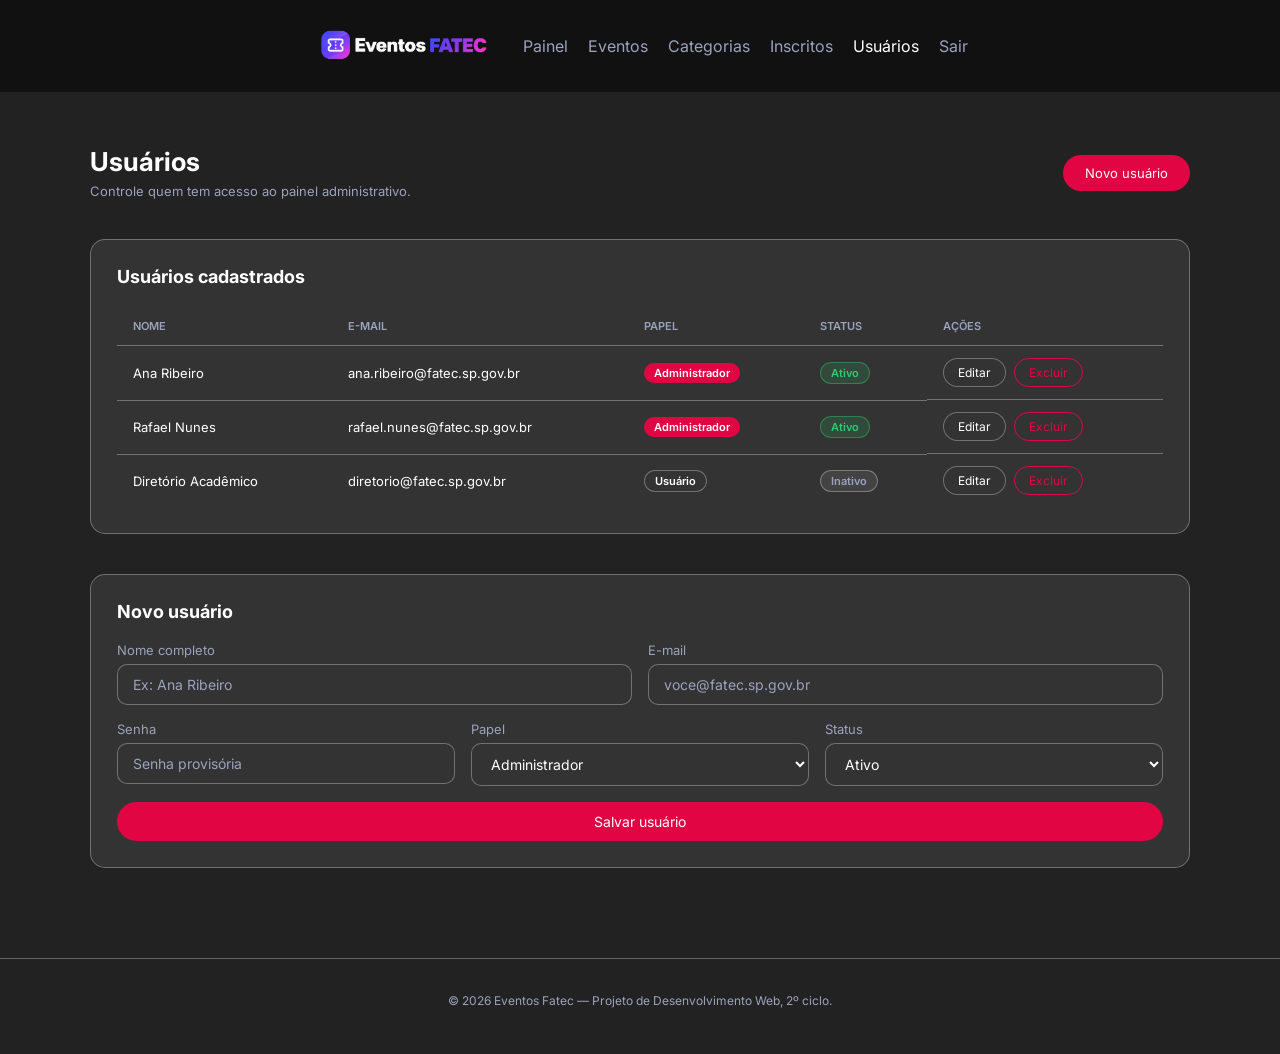
<file: REP GIT/admin/usuarios.html>
<!DOCTYPE html>
<html lang="pt-BR">

<head>
    <meta charset="UTF-8">
    <meta name="viewport" content="width=device-width, initial-scale=1.0">
    <title>Usuários | Painel Administrativo</title>
    <link rel="stylesheet" href="../assets/css/styles.css">

    <link rel="preconnect" href="https://fonts.googleapis.com">
    <link rel="preconnect" href="https://fonts.gstatic.com" crossorigin>
    <link
        href="https://fonts.googleapis.com/css2?family=Inter:ital,opsz,wght@0,14..32,100..900;1,14..32,100..900&display=swap"
        rel="stylesheet">
</head>

<body>
    <nav class="header-menu">
        <img class="logo" alt="logotipo eventos fatec" title="Logotipo eventos fatec"
            src="../assets/images/logotipo-eventos-fatec.png" />
        <ul class="navigation">
            <li class="item">
                <a class="link" href="index.html">Painel</a>
            </li>
            <li class="item">
                <a class="link" href="eventos.html">Eventos</a>
            </li>
            <li class="item">
                <a class="link" href="categorias.html">Categorias</a>
            </li>
            <li class="item">
                <a class="link" href="inscritos.html">Inscritos</a>
            </li>
            <li class="item">
                <a class="link active" href="usuarios.html">Usuários</a>
            </li>
            <li class="item">
                <a class="link" href="login.html">Sair</a>
            </li>
        </ul>
    </nav>

    <main class="admin">
        <div class="admin-header">
            <div>
                <h1>Usuários</h1>
                <p>Controle quem tem acesso ao painel administrativo.</p>
            </div>
            <a class="btn-cta" href="#form-usuario">Novo usuário</a>
        </div>

        <section class="admin-panel">
            <h2>Usuários cadastrados</h2>

            <div class="admin-table-wrap">
                <table class="admin-table">
                    <thead>
                        <tr>
                            <th>Nome</th>
                            <th>E-mail</th>
                            <th>Papel</th>
                            <th>Status</th>
                            <th>Ações</th>
                        </tr>
                    </thead>
                    <tbody>
                        <tr>
                            <td>Ana Ribeiro</td>
                            <td>ana.ribeiro@fatec.sp.gov.br</td>
                            <td><span class="badge badge-admin">Administrador</span></td>
                            <td><span class="badge badge-active">Ativo</span></td>
                            <td class="actions">
                                <button type="button" class="btn-sm btn-edit">Editar</button>
                                <button type="button" class="btn-sm btn-delete">Excluir</button>
                            </td>
                        </tr>
                        <tr>
                            <td>Rafael Nunes</td>
                            <td>rafael.nunes@fatec.sp.gov.br</td>
                            <td><span class="badge badge-admin">Administrador</span></td>
                            <td><span class="badge badge-active">Ativo</span></td>
                            <td class="actions">
                                <button type="button" class="btn-sm btn-edit">Editar</button>
                                <button type="button" class="btn-sm btn-delete">Excluir</button>
                            </td>
                        </tr>
                        <tr>
                            <td>Diretório Acadêmico</td>
                            <td>diretorio@fatec.sp.gov.br</td>
                            <td><span class="badge badge-user">Usuário</span></td>
                            <td><span class="badge badge-inactive">Inativo</span></td>
                            <td class="actions">
                                <button type="button" class="btn-sm btn-edit">Editar</button>
                                <button type="button" class="btn-sm btn-delete">Excluir</button>
                            </td>
                        </tr>
                    </tbody>
                </table>
            </div>
        </section>

        <section class="admin-panel" id="form-usuario">
            <h2>Novo usuário</h2>

            <form class="admin-form" data-supabase-table="usuarios" novalidate>
                <div class="form-row">
                    <div class="form-field">
                        <label for="campo-nome-usuario">Nome completo</label>
                        <input type="text" id="campo-nome-usuario" name="nome" placeholder="Ex: Ana Ribeiro" />
                    </div>

                    <div class="form-field">
                        <label for="campo-email-usuario">E-mail</label>
                        <input type="email" id="campo-email-usuario" name="email" placeholder="voce@fatec.sp.gov.br" />
                    </div>
                </div>

                <div class="form-row">
                    <div class="form-field">
                        <label for="campo-senha-usuario">Senha</label>
                        <input type="password" id="campo-senha-usuario" name="senha" placeholder="Senha provisória" />
                    </div>

                    <div class="form-field">
                        <label for="campo-papel-usuario">Papel</label>
                        <select id="campo-papel-usuario" name="papel">
                            <option value="administrador">Administrador</option>
                            <option value="usuario">Usuário</option>
                        </select>
                    </div>

                    <div class="form-field">
                        <label for="campo-status-usuario">Status</label>
                        <select id="campo-status-usuario" name="status">
                            <option value="ativo">Ativo</option>
                            <option value="inativo">Inativo</option>
                        </select>
                    </div>
                </div>

                <button type="submit" class="call-to-action">Salvar usuário</button>
            </form>
        </section>
    </main>

    <footer class="footer">
        <p>© 2026 Eventos Fatec — Projeto de Desenvolvimento Web, 2º ciclo.</p>
    </footer>

    <!-- <script src="https://cdn.jsdelivr.net/npm/@supabase/supabase-js@2"></script> -->
    <!-- <script src="./js/supabaseClient.js"></script> -->
    <!-- <script src="./js/usuarios.js"></script> -->
</body>

</html>
</file>
<file: REP GIT/assets/css/styles.css>
:root {
    --text-gray: #9aa3bd;
    --bg-dark: #111;
    --text-white: #fff;
    --bg-button: #333;
    --bg-hero: #222;
    --pink-primary: #e20543;
    --pink-secondary: #bf09cf;
    --border-light: rgba(255, 255, 255, 0.3);
    --surface: #333;
    --radius-pill: 20px;
    --radius-md: 10px;
    --radius-lg: 15px;
    --container-lg: 1100px;
    --container-md: 700px;
    --container-sm: 500px;
}

* {
    margin: 0;
    padding: 0;
    box-sizing: border-box;
    font-family: "Inter", sans-serif;
}

html {
    scroll-behavior: smooth;
}

body {
    background-color: var(--bg-hero);
    min-height: 100vh;
}

.header-menu {
    display: flex;
    flex-wrap: wrap;
    justify-content: center;
    align-items: center;
    gap: 15px 30px;
    padding: 16px 24px;
    background-color: var(--bg-dark);

    .logo {
        height: 60px;
    }

    .navigation {
        display: flex;
        flex-wrap: wrap;
        justify-content: center;
        gap: 20px;
        align-items: center;
        list-style: none;

        .item {
            .link {
                color: var(--text-gray);
                text-decoration: none;
                transition: 0.3s;

                &:hover,
                &.active {
                    color: var(--text-white);
                }
            }

            .call-to-action {
                background-color: var(--bg-button);
                border: 1px solid var(--text-gray);
                color: var(--text-white);
                padding: 5px 10px;
                border-radius: var(--radius-pill);
                font-size: 12px;
            }
        }
    }
}


.hero {
    background-color: var(--bg-hero);
    padding: 90px 20px 55px;
    display: flex;
    align-items: center;
    flex-direction: column;
    text-align: center;

    .title {
        color: var(--text-white);
        font-size: clamp(28px, 4vw + 1rem, 46px);
        line-height: 1.15;
        max-width: 720px;
        margin-bottom: 18px;

        .highlight {
            background-image: linear-gradient(to left, var(--pink-primary), var(--pink-secondary));
            background-clip: text;
            -webkit-background-clip: text;
            -webkit-text-fill-color: transparent;
        }
    }

    .description {
        color: var(--text-gray);
        font-size: 16px;
        max-width: 520px;
        margin-bottom: 30px;
    }

    .search {
        border-radius: var(--radius-pill);
        padding: 12px 18px;
        background-color: var(--bg-button);
        border: 1px solid var(--border-light);
        color: var(--text-white);
        outline: none;
        transition: 0.2s;

        max-width: 480px;
        width: 100%;

        &::placeholder {
            color: var(--text-gray);
        }

        &:focus,
        &:hover {
            border-color: var(--pink-primary);
        }
    }
}

.events {
    padding: 50px 20px 70px;
    background: var(--bg-hero);

    .filter {
        display: flex;
        justify-content: center;

        .filter-list {
            display: flex;
            flex-wrap: wrap;
            justify-content: center;
            list-style: none;
            gap: 8px;

            .item {
                padding: 6px 14px;
                border: 1px solid var(--border-light);
                border-radius: var(--radius-pill);
                font-size: 11px;
                color: var(--text-gray);
                cursor: pointer;
                transition: 0.3s;

                &.active {
                    background-color: var(--pink-primary);
                    border-color: var(--pink-primary);
                    color: var(--text-white);
                }

                &:hover {
                    color: var(--text-white);
                    border-color: var(--pink-primary);
                }
            }
        }
    }

    .list {
        display: grid;
        grid-template-columns: repeat(auto-fill, minmax(280px, 1fr));
        gap: 22px;
        width: 90%;
        max-width: var(--container-lg);
        margin: 44px auto;

        .card {
            border: 1px solid var(--border-light);
            border-radius: var(--radius-lg);
            background-color: var(--surface);
            display: flex;
            flex-direction: column;
            align-items: start;
            padding: 18px;
            gap: 8px;
            transition: transform 0.25s ease, box-shadow 0.25s ease, border-color 0.3s;

            &:hover {
                transform: translateY(-4px);
                box-shadow: 0 14px 28px rgba(0, 0, 0, 0.35);
                border-color: var(--pink-primary);
            }

            .header {
                display: flex;
                flex-direction: column;
                gap: 20px;
                align-items: start;
                margin-bottom: 10px;

                .highlight {
                    background-color: var(--pink-primary);
                    color: var(--text-white);
                    font-size: 10px;
                    border-radius: 10px;
                    padding: 2px 5px;
                }

                .date {
                    background-color: var(--bg-hero);
                    color: var(--text-white);
                    border-radius: 8px;
                    font-size: 11px;
                    padding: 2px 5px;
                }
            }

            .category {
                color: var(--text-white);
                text-transform: uppercase;
                font-size: 9px;
                background-color: var(--bg-dark);
                padding: 2px 5px;
                border-radius: 5px;
                font-weight: 600;
            }

            .title {
                color: var(--text-white);
                font-size: 14px;
            }

            .place {
                color: var(--text-gray);
                font-size: 12px;
            }

            .information {
                color: var(--text-white);
                font-size: 9px;
                display: flex;
                justify-content: space-between;
                width: 100%;
                position: relative;
                height: 22px;
                margin-top: 4px;

                .progress {
                    width: 100%;
                    height: 5px;
                    background-color: #666;
                    position: absolute;
                    top: 100%;
                    border-radius: 4px;

                    .progress-content {
                        position: absolute;
                        left: 0;
                        height: 5px;
                        top: 0;
                        width: 60%;
                        background-color: var(--pink-primary);
                        border-top-left-radius: 4px;
                        border-bottom-left-radius: 4px;
                    }
                }
            }

            .link {
                text-decoration: none;
                color: var(--text-white);
                font-size: 13px;
                text-align: center;
                margin-top: 8px;
                background-color: var(--pink-primary);
                width: 100%;
                padding: 10px 10px;
                border-radius: var(--radius-pill);
                transition: 0.3s;

                &:hover {
                    background-color: var(--text-gray);
                }
            }
        }

        .card.skeleton {
            animation: pulse 1.6s ease-in-out infinite;
            min-height: 190px;
        }
    }
}

.btn-cta {
    display: inline-block;
    text-decoration: none;
    color: var(--text-white);
    font-size: 13px;
    text-align: center;
    background-color: var(--pink-primary);
    padding: 10px 22px;
    border-radius: var(--radius-pill);
    transition: 0.3s;

    &:hover {
        background-color: var(--text-gray);
    }
}

.btn-sm {
    display: inline-block;
    border: none;
    cursor: pointer;
    font-size: 12px;
    padding: 6px 14px;
    border-radius: var(--radius-pill);
    transition: 0.3s;
    text-decoration: none;
}

.btn-edit {
    background-color: var(--bg-button);
    color: var(--text-white);
    border: 1px solid var(--border-light);

    &:hover {
        border-color: var(--pink-primary);
    }
}

.btn-delete {
    background-color: transparent;
    color: var(--pink-primary);
    border: 1px solid var(--pink-primary);

    &:hover {
        background-color: var(--pink-primary);
        color: var(--text-white);
    }
}

.results-count {
    color: var(--text-gray);
    font-size: 12px;
    text-align: center;
    margin-top: 20px;
}

.empty-state {
    display: flex;
    flex-direction: column;
    align-items: center;
    gap: 15px;
    color: var(--text-gray);
    text-align: center;
    padding: 60px 20px;
    width: 100%;

    &[hidden] {
        display: none;
    }
}

@keyframes pulse {

    0%,
    100% {
        opacity: 1;
    }

    50% {
        opacity: 0.5;
    }
}

.breadcrumb {
    display: flex;
    align-items: center;
    gap: 8px;
    width: 90%;
    max-width: var(--container-md);
    margin: 34px auto 0;
    color: var(--text-gray);
    font-size: 13px;

    a {
        color: var(--text-gray);
        text-decoration: none;
        transition: 0.3s;

        &:hover {
            color: var(--text-white);
        }
    }
}

.detail {
    width: 90%;
    max-width: var(--container-md);
    margin: 44px auto 70px;
}

.detail-skeleton {
    width: 90%;
    max-width: var(--container-md);
    margin: 44px auto;
    height: 340px;
    border-radius: var(--radius-lg);
    background-color: var(--surface);
    animation: pulse 1.6s ease-in-out infinite;
}

.detail-card {
    border: 1px solid var(--border-light);
    border-radius: var(--radius-lg);
    background-color: var(--surface);
    padding: 28px;
    display: flex;
    flex-direction: column;
    gap: 10px;

    .header {
        display: flex;
        flex-direction: column;
        gap: 10px;
        align-items: start;
        margin-bottom: 10px;

        .highlight {
            background-color: var(--pink-primary);
            color: var(--text-white);
            font-size: 11px;
            border-radius: 10px;
            padding: 3px 8px;
        }

        .date {
            background-color: var(--bg-hero);
            color: var(--text-white);
            border-radius: 8px;
            font-size: 12px;
            padding: 3px 8px;
        }
    }

    .category {
        color: var(--text-white);
        text-transform: uppercase;
        font-size: 11px;
        background-color: var(--bg-dark);
        padding: 3px 8px;
        border-radius: 5px;
        font-weight: 600;
        width: fit-content;
    }

    .title {
        color: var(--text-white);
        font-size: 26px;
        margin-top: 10px;
    }

    .place {
        color: var(--text-gray);
        font-size: 14px;
    }

    .information {
        color: var(--text-white);
        font-size: 11px;
        display: flex;
        justify-content: space-between;
        width: 100%;
        position: relative;
        height: 25px;
        margin-top: 12px;

        .progress {
            width: 100%;
            height: 6px;
            background-color: #666;
            position: absolute;
            top: 100%;
            border-radius: 4px;

            .progress-content {
                position: absolute;
                left: 0;
                height: 6px;
                top: 0;
                background-color: var(--pink-primary);
                border-top-left-radius: 4px;
                border-bottom-left-radius: 4px;
            }
        }
    }

    .description {
        color: var(--text-gray);
        font-size: 14px;
        line-height: 1.6;
        margin-top: 18px;
    }

    .detail-info {
        list-style: none;
        display: flex;
        flex-direction: column;
        gap: 6px;
        color: var(--text-gray);
        font-size: 13px;
        margin: 18px 0 12px;

        strong {
            color: var(--text-white);
        }
    }
}

.subscription {
    width: 90%;
    max-width: var(--container-sm);
    margin: 64px auto 80px;
    display: flex;
    flex-direction: column;
    gap: 24px;
}

.subscription-summary {
    border: 1px solid var(--border-light);
    border-radius: var(--radius-lg);
    background-color: var(--surface);
    padding: 22px;
    display: flex;
    flex-direction: column;
    gap: 6px;

    .title {
        color: var(--text-white);
        font-size: 18px;
    }

    .category {
        color: var(--text-white);
        text-transform: uppercase;
        font-size: 10px;
        background-color: var(--bg-dark);
        padding: 2px 6px;
        border-radius: 5px;
        font-weight: 600;
        width: fit-content;
    }

    .date {
        color: var(--pink-primary);
        font-size: 13px;
    }

    .place {
        color: var(--text-gray);
        font-size: 13px;
    }
}

.subscription-form,
.admin-form {
    display: flex;
    flex-direction: column;
    gap: 16px;
}

.subscription-form .call-to-action,
.admin-form .call-to-action {
    background-color: var(--pink-primary);
    color: var(--text-white);
    border: none;
    padding: 11px 15px;
    border-radius: var(--radius-pill);
    font-size: 14px;
    cursor: pointer;
    transition: 0.3s;

    &:hover {
        background-color: var(--pink-secondary);
    }
}

.form-row {
    display: grid;
    grid-template-columns: repeat(auto-fit, minmax(200px, 1fr));
    gap: 16px;
}

.form-field {
    display: flex;
    flex-direction: column;
    gap: 6px;

    label {
        color: var(--text-gray);
        font-size: 13px;
    }

    input,
    select,
    textarea {
        border-radius: var(--radius-md);
        padding: 11px 15px;
        background-color: var(--bg-button);
        border: 1px solid var(--border-light);
        color: var(--text-white);
        outline: none;
        transition: 0.2s;
        font-size: 14px;

        &::placeholder {
            color: var(--text-gray);
        }

        &:focus,
        &:hover {
            border-color: var(--pink-primary);
        }

        &.invalid {
            border-color: var(--pink-primary);
        }
    }

    textarea {
        resize: vertical;
        min-height: 90px;
    }

    input[type="color"] {
        padding: 4px;
        height: 44px;
        max-width: 120px;
        cursor: pointer;
    }

    .checkbox-field {
        display: flex;
        align-items: center;
        gap: 8px;
        flex-direction: row;

        input {
            width: auto;
        }
    }
}

.form-error {
    color: var(--pink-primary);
    font-size: 12px;
}

.subscription-confirmation {
    border: 1px solid var(--border-light);
    border-radius: var(--radius-lg);
    background-color: var(--surface);
    padding: 32px;
    text-align: center;
    display: flex;
    flex-direction: column;
    gap: 12px;
    align-items: center;

    &[hidden] {
        display: none;
    }

    .title {
        color: var(--text-white);
        font-size: 20px;
    }

    p {
        color: var(--text-gray);
        font-size: 14px;
    }

    strong {
        color: var(--pink-primary);
    }
}

.admin {
    width: 90%;
    max-width: var(--container-lg);
    margin: 54px auto 90px;
    display: flex;
    flex-direction: column;
    gap: 40px;
}

.admin-header {
    display: flex;
    flex-wrap: wrap;
    justify-content: space-between;
    align-items: center;
    gap: 16px;

    h1 {
        color: var(--text-white);
        font-size: 26px;
        margin-bottom: 6px;
    }

    p {
        color: var(--text-gray);
        font-size: 13px;
    }
}

.admin-panel {
    background-color: var(--surface);
    border: 1px solid var(--border-light);
    border-radius: var(--radius-lg);
    padding: 26px;

    h2 {
        color: var(--text-white);
        font-size: 18px;
        margin-bottom: 20px;
    }
}

.admin-filter {
    display: flex;
    align-items: center;
    flex-wrap: wrap;
    gap: 12px;
    margin-bottom: 20px;

    label {
        color: var(--text-gray);
        font-size: 13px;
    }

    select {
        border-radius: var(--radius-md);
        padding: 8px 14px;
        background-color: var(--bg-button);
        border: 1px solid var(--border-light);
        color: var(--text-white);
        outline: none;
        font-size: 13px;
        transition: 0.2s;

        &:focus,
        &:hover {
            border-color: var(--pink-primary);
        }
    }
}

.admin-table-wrap {
    width: 100%;
    overflow-x: auto;
}

.admin-table {
    width: 100%;
    border-collapse: collapse;
    min-width: 640px;

    th,
    td {
        padding: 12px 16px;
        text-align: left;
        font-size: 13px;
        color: var(--text-white);
        border-bottom: 1px solid var(--border-light);
        white-space: nowrap;
    }

    th {
        color: var(--text-gray);
        text-transform: uppercase;
        font-size: 11px;
        font-weight: 600;
    }

    tbody tr {
        transition: 0.2s;

        &:hover {
            background-color: rgba(255, 255, 255, 0.04);
        }

        &:last-child td {
            border-bottom: none;
        }
    }

    .actions {
        display: flex;
        gap: 8px;
    }
}

.admin-quicklinks {
    display: grid;
    grid-template-columns: repeat(auto-fit, minmax(220px, 1fr));
    gap: 20px;
}

.admin-quicklink {
    background-color: var(--surface);
    border: 1px solid var(--border-light);
    border-radius: var(--radius-lg);
    padding: 24px;
    text-decoration: none;
    color: var(--text-white);
    display: flex;
    flex-direction: column;
    gap: 8px;
    transition: 0.25s;

    strong {
        font-size: 18px;
    }

    span {
        color: var(--text-gray);
        font-size: 13px;
    }

    &:hover {
        border-color: var(--pink-primary);
        transform: translateY(-3px);
    }
}

.badge {
    display: inline-block;
    padding: 3px 10px;
    border-radius: var(--radius-pill);
    font-size: 11px;
    font-weight: 600;
}

.badge-admin {
    background-color: var(--pink-primary);
    color: var(--text-white);
}

.badge-user {
    background-color: var(--bg-button);
    color: var(--text-white);
    border: 1px solid var(--border-light);
}

.badge-active {
    background-color: rgba(46, 204, 113, 0.15);
    color: #2ecc71;
    border: 1px solid rgba(46, 204, 113, 0.4);
}

.badge-inactive {
    background-color: rgba(255, 255, 255, 0.08);
    color: var(--text-gray);
    border: 1px solid var(--border-light);
}

.color-dot {
    display: inline-block;
    width: 12px;
    height: 12px;
    border-radius: 50%;
    margin-right: 8px;
    vertical-align: middle;
    border: 1px solid var(--border-light);
}

.login {
    width: 90%;
    max-width: 420px;
    margin: 90px auto;
    display: flex;
    flex-direction: column;
    gap: 20px;
    text-align: center;

    h1 {
        color: var(--text-white);
        font-size: 24px;
    }

    p {
        color: var(--text-gray);
        font-size: 13px;
        margin-top: -8px;
    }

    .admin-form {
        text-align: left;
        margin-top: 10px;
    }
}

.footer {
    text-align: center;
    padding: 34px 20px 46px;
    color: var(--text-gray);
    font-size: 12px;
    border-top: 1px solid var(--border-light);
}

@media (max-width: 720px) {
    .header-menu {
        justify-content: center;
        text-align: center;
    }

    .hero {
        padding: 60px 20px 40px;
    }

    .events {
        padding: 40px 16px 50px;
    }

    .admin-header {
        flex-direction: column;
        align-items: flex-start;
    }
}
</file>
